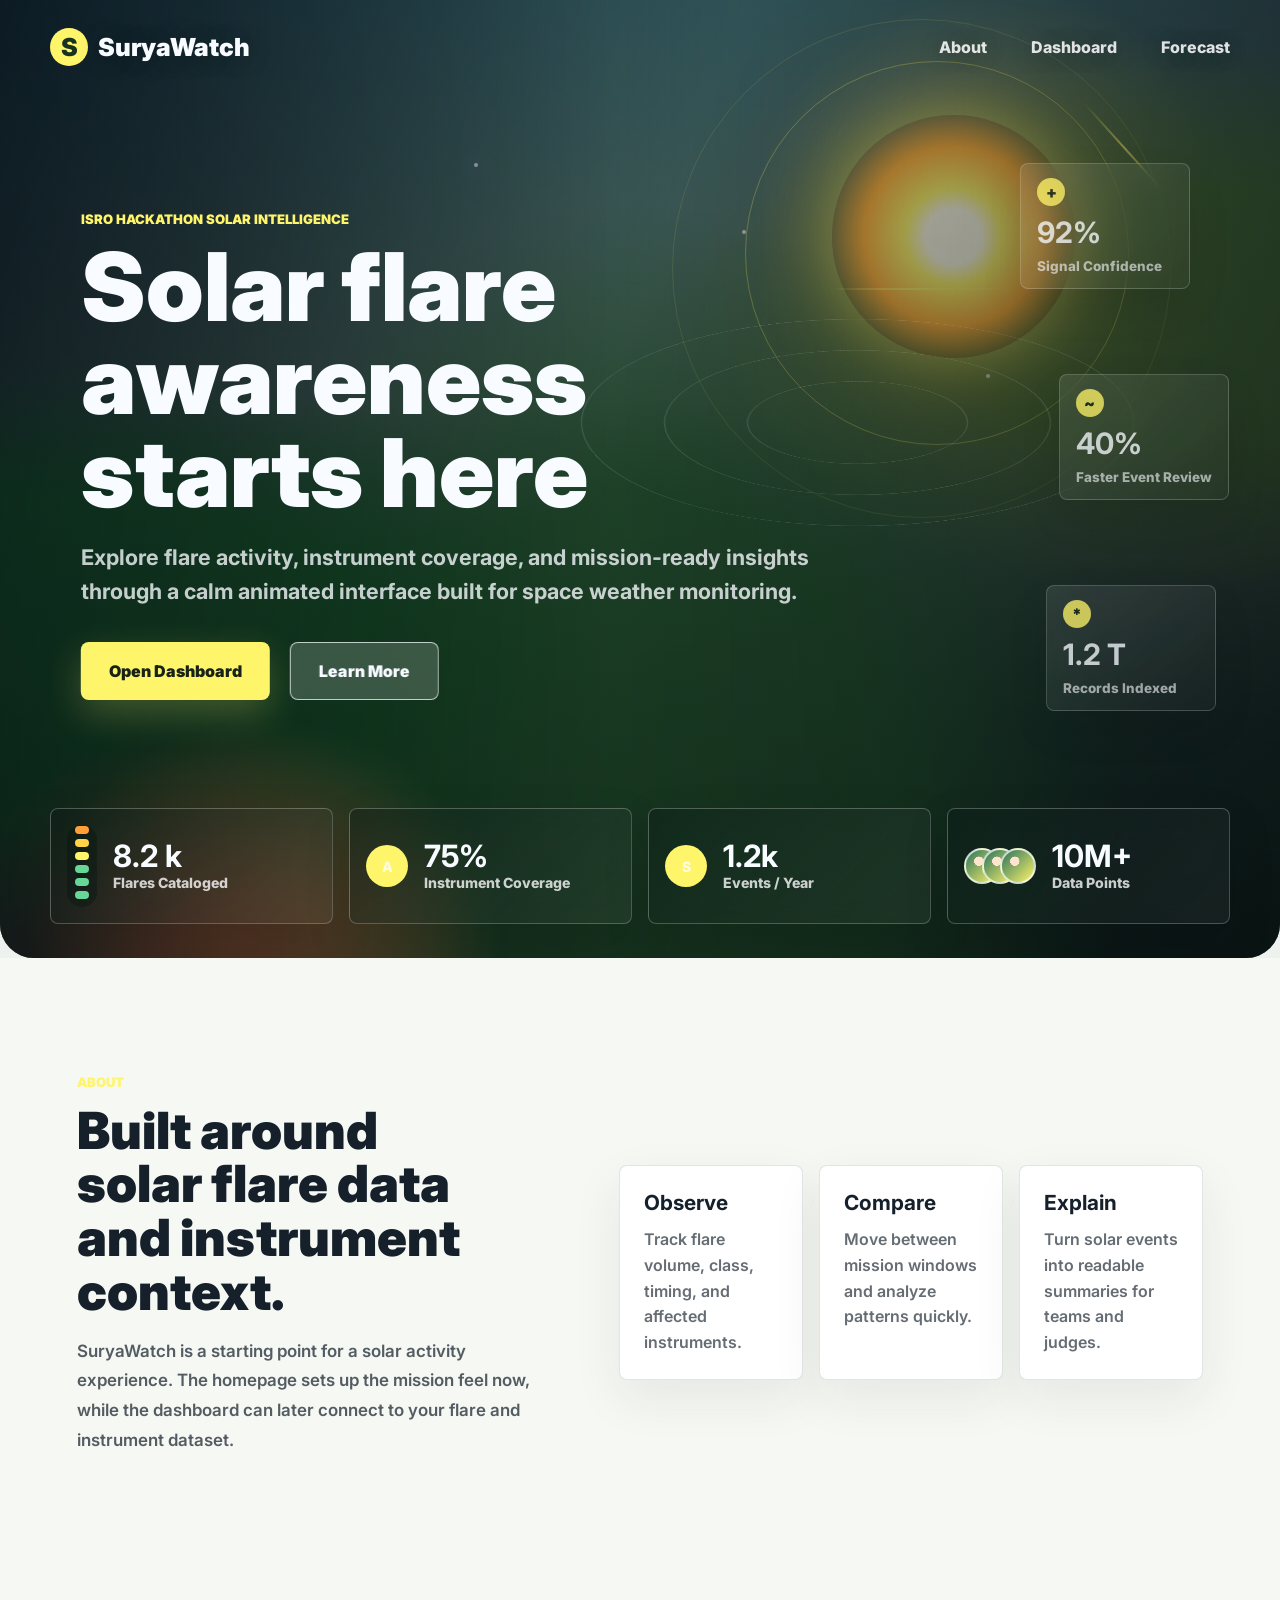
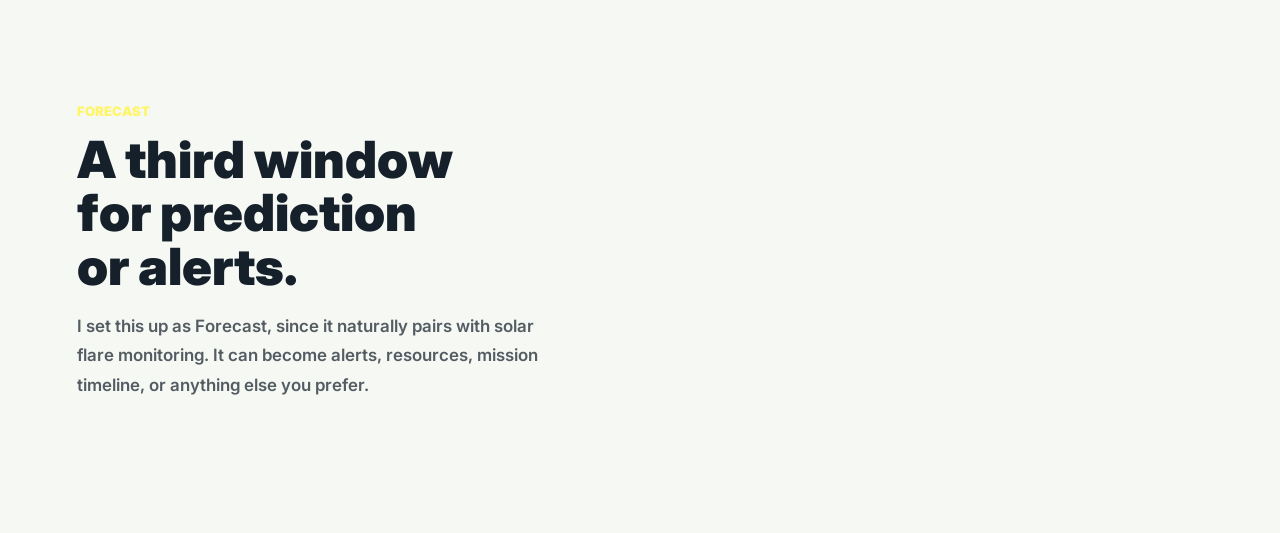
<file: index.html>
<!DOCTYPE html>
<html lang="en">
  <head>
    <meta charset="UTF-8" />
    <meta name="viewport" content="width=device-width, initial-scale=1.0" />
    <title>SuryaWatch</title>
    <link rel="preconnect" href="https://fonts.googleapis.com" />
    <link rel="preconnect" href="https://fonts.gstatic.com" crossorigin />
    <link
      href="https://fonts.googleapis.com/css2?family=Inter:wght@500;600;700;800;900&display=swap"
      rel="stylesheet"
    />
    <link rel="stylesheet" href="styles.css" />
  </head>
  <body>
    <main class="app-shell">
      <section class="hero-scene" id="home" aria-label="Solar observation homepage">
        <div class="sky">
          <span class="sun"></span>
          <span class="corona corona-one"></span>
          <span class="corona corona-two"></span>
          <span class="flare flare-one"></span>
          <span class="flare flare-two"></span>
          <span class="star star-one"></span>
          <span class="star star-two"></span>
          <span class="star star-three"></span>
        </div>

        <div class="orbital-rings" aria-hidden="true">
          <span></span>
          <span></span>
          <span></span>
        </div>

        <header class="topbar">
          <a class="brand" href="#home" aria-label="SuryaWatch home">
            <span class="brand-mark">S</span>
            <span>SuryaWatch</span>
          </a>
          <nav class="nav-links" aria-label="Primary navigation">
            <a href="#about">About</a>
            <a href="dashboard.html">Dashboard</a>
            <a href="#forecast">Forecast</a>
          </nav>
        </header>

        <div class="hero-content">
          <p class="eyebrow">ISRO Hackathon Solar Intelligence</p>
          <h1>Solar flare awareness starts here</h1>
          <p class="hero-copy">
            Explore flare activity, instrument coverage, and mission-ready insights through a
            calm animated interface built for space weather monitoring.
          </p>
          <div class="hero-actions" aria-label="Main actions">
            <a class="primary-action" href="dashboard.html">Open Dashboard</a>
            <a class="secondary-action" href="#about">Learn More</a>
          </div>
        </div>

        <aside class="metric-card efficiency">
          <span class="metric-icon">+</span>
          <strong>92%</strong>
          <span>Signal Confidence</span>
        </aside>

        <aside class="metric-card impact">
          <span class="metric-icon">~</span>
          <strong>40%</strong>
          <span>Faster Event Review</span>
        </aside>

        <aside class="metric-card saved">
          <span class="metric-icon">*</span>
          <strong>1.2 T</strong>
          <span>Records Indexed</span>
        </aside>

        <div class="bottom-metrics" aria-label="Solar monitoring summary">
          <article class="metric-tile activity">
            <span class="meter" aria-hidden="true">
              <i></i><i></i><i></i><i></i><i></i><i></i>
            </span>
            <div>
              <strong>8.2 k</strong>
              <span>Flares Cataloged</span>
            </div>
          </article>
          <article class="metric-tile">
            <span class="tile-icon">A</span>
            <div>
              <strong>75%</strong>
              <span>Instrument Coverage</span>
            </div>
          </article>
          <article class="metric-tile">
            <span class="tile-icon">S</span>
            <div>
              <strong>1.2k</strong>
              <span>Events / Year</span>
            </div>
          </article>
          <article class="metric-tile">
            <span class="avatar-stack" aria-hidden="true">
              <i></i><i></i><i></i>
            </span>
            <div>
              <strong>10M+</strong>
              <span>Data Points</span>
            </div>
          </article>
        </div>
      </section>

      <section class="content-band" id="about">
        <div class="section-copy">
          <p class="eyebrow">About</p>
          <h2>Built around solar flare data and instrument context.</h2>
          <p>
            SuryaWatch is a starting point for a solar activity experience. The homepage sets
            up the mission feel now, while the dashboard can later connect to your flare and
            instrument dataset.
          </p>
        </div>
        <div class="info-grid">
          <article>
            <strong>Observe</strong>
            <span>Track flare volume, class, timing, and affected instruments.</span>
          </article>
          <article>
            <strong>Compare</strong>
            <span>Move between mission windows and analyze patterns quickly.</span>
          </article>
          <article>
            <strong>Explain</strong>
            <span>Turn solar events into readable summaries for teams and judges.</span>
          </article>
        </div>
      </section>

      <!-- Dashboard flashcard removed per request -->

      <section class="content-band" id="forecast">
        <div class="section-copy">
          <p class="eyebrow">Forecast</p>
          <h2>A third window for prediction or alerts.</h2>
          <p>
            I set this up as Forecast, since it naturally pairs with solar flare monitoring.
            It can become alerts, resources, mission timeline, or anything else you prefer.
          </p>
        </div>
      </section>
    </main>
    <script src="script.js"></script>
  </body>
</html>
</file>
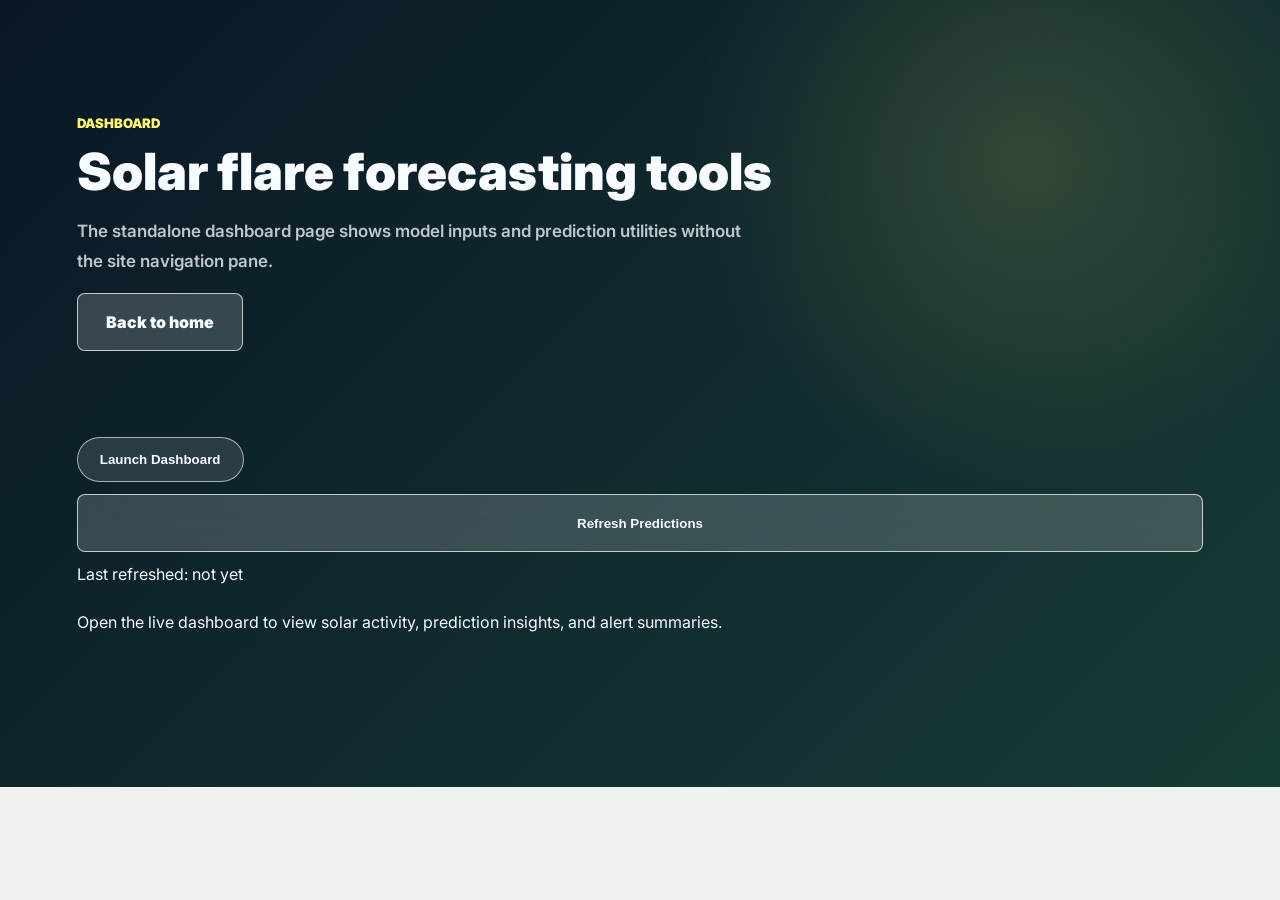
<file: dashboard.html>
<!DOCTYPE html>
<html lang="en">
  <head>
    <meta charset="UTF-8" />
    <meta name="viewport" content="width=device-width, initial-scale=1.0" />
    <title>SuryaWatch Dashboard</title>
    <link rel="preconnect" href="https://fonts.googleapis.com" />
    <link rel="preconnect" href="https://fonts.gstatic.com" crossorigin />
    <link
      href="https://fonts.googleapis.com/css2?family=Inter:wght@500;600;700;800;900&display=swap"
      rel="stylesheet"
    />
    <link rel="stylesheet" href="styles.css" />
  </head>
  <body>
    <main class="app-shell">
      <section class="content-band dark dashboard-page">
        <div class="section-copy">
          <p class="eyebrow">Dashboard</p>
          <h2>Solar flare forecasting tools</h2>
          <p>
            The standalone dashboard page shows model inputs and prediction utilities without the site navigation pane.
          </p>
          <a class="secondary-action back-link" href="index.html">Back to home</a>
        </div>

        <div class="dashboard-panel">
          <div class="dashboard-launcher">
            <button id="launch-dashboard" type="button">Launch Dashboard</button>
            <button id="refresh-dashboard" type="button" class="secondary-action">Refresh Predictions</button>
            <p id="dashboard-updated" class="update-timestamp">Last refreshed: not yet</p>
            <p class="dashboard-note">Open the live dashboard to view solar activity, prediction insights, and alert summaries.</p>
            <div id="dashboard-error" class="prediction-error hidden" role="alert"></div>
          </div>

          <div id="dashboard-content" class="dashboard-content hidden">
            <div class="dashboard-summary-grid">
              <div class="dashboard-card activity-card">
                <strong>Current Solar Activity</strong>
                <p id="current-solar-activity">Loading latest solar metrics…</p>
              </div>
              <div class="dashboard-card flare-card">
                <strong>Today's Flare Prediction</strong>
                <p id="today-flare-prediction">Awaiting launch</p>
              </div>
              <div class="dashboard-card gauge-card">
                <strong>Probability Gauge</strong>
                <div class="gauge">
                  <span id="probability-gauge" class="gauge-fill" style="width: 0%"></span>
                </div>
                <span id="probability-label" class="gauge-label">0%</span>
              </div>
              <div class="dashboard-card class-card">
                <strong>Predicted Flare Class</strong>
                <p id="predicted-flare-class">—</p>
              </div>
              <div class="dashboard-card confidence-card">
                <strong>AI Confidence Score</strong>
                <p id="ai-confidence-score">—</p>
              </div>
            </div>

            <div class="dashboard-explain">
              <div class="explain-card">
                <strong>How to read these predictions</strong>
                <p>
                  Probability is a combined metric derived from the model's predicted strength.
                  Higher values indicate larger chance of impactful flares within 24 hours.
                </p>
                <ul>
                  <li><strong>Model inputs:</strong> Features include position, duration, and measured activity.</li>
                  <li><strong>Data source:</strong> Live flare events are pulled from NASA DONKI when available.</li>
                  <li><strong>Confidence:</strong> Model-confidence reflects training-set agreement; treat it as guidance.</li>
                </ul>
              </div>
            </div>

            <div class="dashboard-graph-grid">
              <div class="dashboard-card graph-card">
                <strong>Historical Trend Graph</strong>
                <div id="historical-graph" class="graph-panel"></div>
              </div>
              <div class="dashboard-card interactive-card">
                <strong>Interactive Charts</strong>
                <div id="interactive-charts" class="interactive-charts"></div>
              </div>
              <div class="dashboard-card events-card">
                <strong>Recent Solar Events</strong>
                <ul id="recent-events-list" class="event-list"></ul>
              </div>
              <div class="dashboard-card map-card">
                <strong>Space weather radar</strong>
                <div class="space-map" aria-hidden="true">
                  <div class="orbit orbit-outer"></div>
                  <div class="orbit orbit-middle"></div>
                  <div class="orbit orbit-inner"></div>
                  <div class="earth"></div>
                  <div class="flare-ring"></div>
                  <div class="satellite-dot sat-geo"></div>
                  <div class="satellite-dot sat-meo"></div>
                  <div class="satellite-dot sat-leo"></div>
                </div>
                <p class="map-note">Projected flare impact on Low, Medium, and Geostationary orbit layers.</p>
              </div>
              <div class="dashboard-card satellite-card">
                <div class="card-header sticky-card-header">
                  <div>
                    <strong>Satellites at risk</strong>
                    <p class="satellite-note">Alerts are based on NASA flare activity guidance, orbit risk, and spacecraft mission type.</p>
                  </div>
                  <div class="risk-legend" id="risk-legend"></div>
                </div>
                <div class="satellite-outer">
                  <div class="status-row">
                    <span class="refresh-status" id="refresh-status">Auto-refresh enabled</span>
                    <span class="last-updated" id="last-updated">Last update: not yet</span>
                  </div>
                  <div class="satellite-grid" id="satellite-alerts-list"></div>
                  <div class="satellite-detail" id="satellite-detail">Click a satellite to view detailed risk reasoning.</div>
                </div>
              </div>
              <div class="dashboard-card alerts-card">
                <strong>Alert Notifications</strong>
                <ul id="alert-notifications-list" class="alert-list"></ul>
              </div>
            </div>
            <div class="dashboard-card forecast-card">
              <strong>Forecast Window</strong>
              <div class="forecast-windows" id="forecast-windows"></div>
              <div class="recommendation-box" id="recommendation-box">Recommended actions will appear here.</div>
            </div>
            </div>
          </div>

        </div>
      </section>

    </main>
    <script src="script.js"></script>
  </body>
</html>
</file>
<file: styles.css>
:root {
  --ink: #f8fbff;
  --muted: rgba(248, 251, 255, 0.78);
  --glass: rgba(255, 255, 255, 0.14);
  --glass-strong: rgba(255, 255, 255, 0.22);
  --line: rgba(255, 255, 255, 0.24);
  --solar: #fff56b;
  --solar-deep: #ff9f37;
  --green: #7ed27a;
  --night: #071523;
  --earth: #244d41;
}

* {
  box-sizing: border-box;
}

html {
  scroll-behavior: smooth;
}

body {
  margin: 0;
  min-height: 100vh;
  font-family: "Inter", system-ui, -apple-system, BlinkMacSystemFont, "Segoe UI", sans-serif;
  color: #15202b;
  background: #edf2ef;
}

a {
  color: inherit;
  text-decoration: none;
}

.app-shell {
  width: min(1440px, 100%);
  margin: 0 auto;
}

.hero-scene {
  position: relative;
  min-height: 100vh;
  overflow: hidden;
  isolation: isolate;
  color: var(--ink);
  background:
    radial-gradient(circle at 78% 24%, rgba(255, 245, 107, 0.36), transparent 20%),
    linear-gradient(110deg, rgba(7, 21, 35, 0.88), rgba(24, 70, 73, 0.64) 46%, rgba(28, 38, 42, 0.72)),
    linear-gradient(180deg, #7aa4a9 0%, #d7d6b0 42%, #30583f 76%, #102818 100%);
  border-radius: 0 0 34px 34px;
}

.hero-scene::before,
.hero-scene::after {
  content: "";
  position: absolute;
  inset: 0;
  z-index: -2;
}

.hero-scene::before {
  background:
    radial-gradient(ellipse at 18% 100%, rgba(255, 89, 67, 0.55) 0 4%, transparent 18%),
    radial-gradient(ellipse at 22% 96%, rgba(242, 220, 96, 0.5) 0 3%, transparent 16%),
    radial-gradient(ellipse at 8% 68%, rgba(28, 92, 44, 0.92) 0 17%, transparent 31%),
    radial-gradient(ellipse at 92% 34%, rgba(73, 111, 50, 0.8) 0 14%, transparent 30%),
    radial-gradient(ellipse at 50% 84%, rgba(42, 92, 53, 0.94) 0 27%, transparent 52%);
  filter: saturate(1.05);
  transform: scale(1.04);
  animation: gardenDrift 18s ease-in-out infinite alternate;
}

.hero-scene::after {
  background:
    linear-gradient(90deg, rgba(4, 18, 23, 0.42), transparent 48%, rgba(1, 9, 14, 0.35)),
    linear-gradient(180deg, rgba(6, 12, 18, 0.18), rgba(5, 12, 9, 0.54));
  z-index: -1;
}

.sky {
  position: absolute;
  inset: 0;
  z-index: -1;
  overflow: hidden;
}

.sun,
.corona,
.flare,
.star {
  position: absolute;
  display: block;
}

.sun {
  width: clamp(170px, 19vw, 300px);
  aspect-ratio: 1;
  top: 12%;
  right: 16%;
  border-radius: 50%;
  background:
    radial-gradient(circle, #fffce5 0 16%, #fff56b 28%, #ffb23e 52%, rgba(255, 139, 42, 0.22) 72%, transparent 74%);
  box-shadow: 0 0 64px rgba(255, 245, 107, 0.7), 0 0 160px rgba(255, 159, 55, 0.32);
  animation: sunPulse 4.8s ease-in-out infinite;
}

.corona {
  border: 1px solid rgba(255, 245, 107, 0.42);
  border-radius: 50%;
  top: calc(12% - 54px);
  right: calc(16% - 54px);
  width: clamp(280px, 30vw, 470px);
  aspect-ratio: 1;
  animation: orbitSpin 18s linear infinite;
}

.corona-two {
  width: clamp(360px, 39vw, 620px);
  top: calc(12% - 96px);
  right: calc(16% - 96px);
  opacity: 0.4;
  animation-duration: 28s;
  animation-direction: reverse;
}

.flare {
  width: 180px;
  height: 2px;
  background: linear-gradient(90deg, transparent, rgba(255, 245, 107, 0.9), transparent);
  top: 30%;
  right: 21%;
  transform-origin: right center;
  animation: flareSweep 5.5s ease-in-out infinite;
}

.flare-two {
  top: 20%;
  right: 9%;
  width: 120px;
  animation-delay: -2s;
  transform: rotate(48deg);
}

.star {
  width: 4px;
  aspect-ratio: 1;
  border-radius: 50%;
  background: #ffffff;
  box-shadow: 0 0 18px #ffffff;
  opacity: 0.7;
  animation: twinkle 2.4s ease-in-out infinite;
}

.star-one {
  top: 17%;
  left: 37%;
}

.star-two {
  top: 39%;
  left: 77%;
  animation-delay: -1s;
}

.star-three {
  top: 24%;
  left: 58%;
  animation-delay: -1.7s;
}

.orbital-rings {
  position: absolute;
  inset: 8% 6% auto auto;
  width: min(54vw, 720px);
  aspect-ratio: 1;
  pointer-events: none;
}

.orbital-rings span {
  position: absolute;
  inset: 10%;
  border: 1px solid rgba(255, 255, 255, 0.16);
  border-radius: 50%;
  transform: rotateX(68deg) rotateZ(-18deg);
}

.orbital-rings span:nth-child(2) {
  inset: 22%;
}

.orbital-rings span:nth-child(3) {
  inset: 34%;
}

.topbar {
  position: relative;
  z-index: 3;
  display: flex;
  align-items: center;
  justify-content: space-between;
  gap: 22px;
  width: min(1180px, calc(100% - 44px));
  margin: 0 auto;
  padding: 28px 0;
}

.brand,
.nav-links,
.contact-button {
  text-shadow: 0 2px 24px rgba(0, 0, 0, 0.3);
}

.brand {
  display: inline-flex;
  align-items: center;
  gap: 10px;
  font-size: clamp(1.15rem, 2vw, 1.55rem);
  font-weight: 900;
}

.brand-mark {
  display: grid;
  width: 38px;
  aspect-ratio: 1;
  place-items: center;
  color: #183221;
  background: var(--solar);
  border-radius: 50%;
  text-shadow: none;
}

.nav-links {
  display: flex;
  align-items: center;
  justify-content: center;
  gap: clamp(18px, 4vw, 44px);
  font-weight: 800;
  color: rgba(255, 255, 255, 0.86);
}

.nav-links a {
  position: relative;
}

.nav-links a::after {
  content: "";
  position: absolute;
  left: 0;
  right: 0;
  bottom: -8px;
  height: 2px;
  background: var(--solar);
  transform: scaleX(0);
  transform-origin: left;
  transition: transform 180ms ease;
}

.nav-links a:hover::after,
.nav-links a.active::after {
  transform: scaleX(1);
}

.contact-button,
.primary-action,
.secondary-action {
  display: inline-flex;
  align-items: center;
  justify-content: center;
  min-height: 58px;
  padding: 0 28px;
  border-radius: 8px;
  font-weight: 900;
}

.contact-button,
.primary-action {
  color: #182318;
  background: var(--solar);
  box-shadow: 0 14px 38px rgba(255, 245, 107, 0.22);
  text-shadow: none;
}

.hero-content {
  position: relative;
  z-index: 2;
  width: min(760px, calc(100% - 44px));
  margin: clamp(72px, 13vh, 140px) auto 0;
  transform: translateX(max(-190px, -14vw));
}

.eyebrow {
  margin: 0 0 14px;
  color: var(--solar);
  font-size: 0.82rem;
  font-weight: 900;
  letter-spacing: 0;
  text-transform: uppercase;
}

h1,
h2,
p {
  margin-top: 0;
}

h1 {
  max-width: 760px;
  margin-bottom: 22px;
  font-size: clamp(3.2rem, 7.4vw, 6.8rem);
  line-height: 0.98;
  font-weight: 900;
  letter-spacing: 0;
  text-wrap: balance;
}

.hero-copy {
  max-width: 780px;
  color: var(--muted);
  font-size: clamp(1.05rem, 2vw, 1.35rem);
  line-height: 1.55;
  font-weight: 700;
}

.hero-actions {
  display: flex;
  flex-wrap: wrap;
  gap: 20px;
  margin-top: 34px;
}

.secondary-action {
  color: var(--ink);
  border: 1px solid rgba(255, 255, 255, 0.7);
  background: rgba(255, 255, 255, 0.18);
  backdrop-filter: blur(18px);
}

.metric-card,
.metric-tile,
.placeholder-window {
  border: 1px solid var(--line);
  background: linear-gradient(135deg, rgba(255, 255, 255, 0.12), rgba(255, 255, 255, 0.04));
  box-shadow: 0 18px 48px rgba(0, 0, 0, 0.12);
  backdrop-filter: blur(10px);
}

.metric-card {
  position: absolute;
  z-index: 2;
  display: grid;
  gap: 8px;
  min-width: 170px;
  padding: 14px 16px;
  border-radius: 8px;
  color: var(--ink);
  opacity: 0.78;
  animation: cardFloat 5s ease-in-out infinite;
}

.metric-card strong {
  font-size: clamp(1.55rem, 2.3vw, 2.1rem);
}

.metric-card span:last-child {
  color: var(--muted);
  font-size: 0.84rem;
  font-weight: 800;
}

.metric-icon {
  width: 28px;
  aspect-ratio: 1;
  display: grid;
  place-items: center;
  color: #1d2b19;
  border-radius: 50%;
  background: var(--solar);
  font-weight: 900;
}

.efficiency {
  top: 17%;
  right: 7%;
}

.impact {
  top: 39%;
  right: 4%;
  animation-delay: -1.4s;
}

.saved {
  top: 61%;
  right: 5%;
  animation-delay: -2.8s;
}

.bottom-metrics {
  position: relative;
  z-index: 2;
  left: auto;
  bottom: auto;
  display: grid;
  grid-template-columns: repeat(4, minmax(180px, 1fr));
  gap: 16px;
  width: min(1180px, calc(100% - 44px));
  margin: clamp(74px, 12vh, 128px) auto 34px;
  transform: none;
}

.metric-tile {
  min-height: 112px;
  display: flex;
  align-items: center;
  gap: 16px;
  padding: 16px;
  border-radius: 8px;
  color: var(--ink);
  background: linear-gradient(135deg, rgba(8, 24, 22, 0.34), rgba(255, 255, 255, 0.05));
}

.metric-tile strong {
  display: block;
  font-size: clamp(1.55rem, 2.4vw, 2.25rem);
  line-height: 1;
}

.metric-tile span {
  color: rgba(255, 255, 255, 0.78);
  font-size: 0.88rem;
  font-weight: 800;
}

.meter {
  width: 30px;
  height: 82px;
  display: grid;
  gap: 5px;
  align-content: end;
  padding: 8px;
  border-radius: 18px;
  background: rgba(2, 18, 14, 0.35);
}

.meter i {
  display: block;
  height: 8px;
  border-radius: 4px;
  background: var(--solar);
  animation: meterGlow 1.8s ease-in-out infinite;
}

.meter i:nth-child(1) {
  background: #ff9f37;
}

.meter i:nth-child(2) {
  background: #ffd447;
  animation-delay: -0.2s;
}

.meter i:nth-child(3) {
  background: #fff56b;
  animation-delay: -0.4s;
}

.meter i:nth-child(n + 4) {
  background: #67d798;
}

.tile-icon,
.avatar-stack i {
  display: grid;
  place-items: center;
  width: 42px;
  aspect-ratio: 1;
  flex: 0 0 auto;
  border-radius: 50%;
  color: #172116;
  background: var(--solar);
  font-weight: 900;
  font-size: 1.5rem;
}

.avatar-stack {
  position: relative;
  display: flex;
  width: 72px;
  flex: 0 0 auto;
}

.avatar-stack i {
  width: 36px;
  border: 2px solid rgba(255, 255, 255, 0.7);
  background:
    radial-gradient(circle at 40% 35%, #ffe4d0 0 16%, transparent 17%),
    linear-gradient(135deg, #2b745c, #fff56b);
}

.avatar-stack i + i {
  margin-left: -18px;
}

.content-band {
  display: grid;
  grid-template-columns: minmax(0, 0.9fr) minmax(280px, 1.1fr);
  gap: clamp(32px, 5vw, 80px);
  align-items: center;
  padding: clamp(70px, 9vw, 120px) clamp(22px, 6vw, 92px);
  background: #f6f8f3;
}

.content-band.dark {
  color: #f8fbff;
  background:
    radial-gradient(circle at 80% 20%, rgba(255, 245, 107, 0.14), transparent 28%),
    linear-gradient(135deg, #091726, #173b35);
}

.section-copy h2 {
  max-width: 720px;
  margin-bottom: 18px;
  color: inherit;
  font-size: clamp(2rem, 4vw, 4rem);
  line-height: 1.05;
  font-weight: 900;
  letter-spacing: 0;
  text-wrap: balance;
}

.section-copy p:not(.eyebrow) {
  max-width: 690px;
  color: rgba(21, 32, 43, 0.72);
  font-size: 1.06rem;
  line-height: 1.75;
  font-weight: 600;
}

.dark .section-copy p:not(.eyebrow) {
  color: rgba(248, 251, 255, 0.76);
}

.info-grid {
  display: grid;
  grid-template-columns: repeat(3, minmax(0, 1fr));
  gap: 16px;
}

.info-grid article {
  min-height: 180px;
  padding: 24px;
  border: 1px solid rgba(21, 32, 43, 0.12);
  border-radius: 8px;
  background: #ffffff;
  box-shadow: 0 18px 50px rgba(21, 32, 43, 0.08);
}

.info-grid strong {
  display: block;
  margin-bottom: 12px;
  font-size: 1.3rem;
}

.info-grid span {
  color: rgba(21, 32, 43, 0.66);
  line-height: 1.6;
  font-weight: 600;
}

.dashboard-panel {
  display: grid;
  gap: 16px;
  margin-bottom: 24px;
}

#toggle-parameters {
  width: fit-content;
  padding: 14px 22px;
  border: 1px solid rgba(255, 255, 255, 0.6);
  border-radius: 999px;
  background: rgba(255, 255, 255, 0.12);
  color: var(--ink);
  cursor: pointer;
  font-weight: 800;
  transition: background 180ms ease, transform 180ms ease;
}

#toggle-parameters:hover {
  background: rgba(255, 255, 255, 0.22);
  transform: translateY(-1px);
}

.parameter-panel {
  display: grid;
  gap: 18px;
  padding: 22px;
  border: 1px solid rgba(255, 255, 255, 0.18);
  border-radius: 18px;
  background: rgba(255, 255, 255, 0.08);
}

.parameter-panel.hidden {
  display: none;
}

.parameter-panel strong {
  display: block;
  font-size: 1.3rem;
  letter-spacing: 0.02em;
}

.parameter-grid {
  display: grid;
  grid-template-columns: 1.2fr 1fr;
  gap: 18px;
}

.parameter-card,
.prediction-card {
  padding: 18px;
  border-radius: 18px;
  background: rgba(255, 255, 255, 0.12);
  border: 1px solid rgba(255, 255, 255, 0.16);
  min-height: 240px;
}

.table-scroll {
  max-height: 300px;
  overflow-y: auto;
  margin-top: 14px;
}

.parameter-table {
  width: 100%;
  border-collapse: collapse;
  color: rgba(255, 255, 255, 0.92);
}

.parameter-table th,
.parameter-table td {
  padding: 12px 14px;
  text-align: left;
}

.parameter-table th {
  color: rgba(255, 255, 255, 0.7);
  font-weight: 700;
  letter-spacing: 0.02em;
  font-size: 0.88rem;
  border-bottom: 1px solid rgba(255, 255, 255, 0.12);
}

.parameter-table td {
  border-bottom: 1px solid rgba(255, 255, 255, 0.08);
}

.parameter-table tr:last-child td {
  border-bottom: none;
}

.chart-panel {
  display: grid;
  gap: 12px;
  padding-top: 16px;
}

.chart-row {
  display: grid;
  grid-template-columns: max-content 1fr min-content;
  gap: 12px;
  align-items: center;
}

.chart-row-label {
  min-width: 82px;
  color: rgba(255, 255, 255, 0.85);
  font-size: 0.92rem;
}

.chart-bar {
  height: 14px;
  border-radius: 999px;
  background: linear-gradient(90deg, rgba(255, 245, 107, 0.9), rgba(255, 199, 51, 0.85));
}

.chart-row-value {
  min-width: 40px;
  color: rgba(255, 255, 255, 0.92);
  font-size: 0.92rem;
  font-weight: 700;
}

.parameter-note,
.prediction-note {
  margin: 0;
  color: rgba(255, 255, 255, 0.72);
  font-size: 0.95rem;
}

.prediction-error {
  padding: 12px 16px;
  border-radius: 14px;
  background: rgba(255, 82, 82, 0.16);
  color: #ffdddd;
  border: 1px solid rgba(255, 82, 82, 0.32);
  font-size: 0.95rem;
}

.prediction-error.hidden {
  display: none;
}

.dashboard-launcher {
  display: grid;
  gap: 12px;
  margin-top: 22px;
}

#launch-dashboard {
  width: fit-content;
  padding: 14px 22px;
  border: 1px solid rgba(255, 255, 255, 0.6);
  border-radius: 999px;
  background: rgba(255, 255, 255, 0.12);
  color: var(--ink);
  cursor: pointer;
  font-weight: 800;
  transition: background 180ms ease, transform 180ms ease;
}

#launch-dashboard:hover {
  background: rgba(255, 255, 255, 0.22);
  transform: translateY(-1px);
}

.dashboard-content {
  display: grid;
  gap: 18px;
  margin-top: 18px;
  padding: 18px;
  border-radius: 18px;
  background: rgba(255, 255, 255, 0.1);
  border: 1px solid rgba(255, 255, 255, 0.14);
}

.dashboard-content.hidden {
  display: none;
}

.dashboard-summary-grid {
  display: grid;
  grid-template-columns: repeat(3, minmax(0, 1fr));
  gap: 18px;
}

.prediction-summary {
  display: grid;
  gap: 14px;
  margin-top: 16px;
}

.dashboard-summary-grid {
  display: grid;
  grid-template-columns: repeat(3, minmax(0, 1fr));
  gap: 18px;
}

.dashboard-card {
  padding: 18px;
  border-radius: 18px;
  background: rgba(255, 255, 255, 0.12);
  border: 1px solid rgba(255, 255, 255, 0.16);
  min-height: 140px;
}

.dashboard-explain {
  display: block;
}

.explain-card {
  padding: 18px;
  border-radius: 14px;
  background: linear-gradient(180deg, rgba(255,255,255,0.06), rgba(255,255,255,0.02));
  border: 1px solid rgba(255,255,255,0.12);
  color: rgba(255,255,255,0.92);
  animation: fadeSlideIn 420ms ease;
}

.explain-card ul {
  margin: 8px 0 0 0;
  padding-left: 18px;
}

@keyframes fadeSlideIn {
  from { opacity: 0; transform: translateY(8px); }
  to { opacity: 1; transform: translateY(0); }
}

.stat-animate {
  transition: transform 300ms ease;
}

.dashboard-card strong {
  display: block;
  margin-bottom: 12px;
  font-size: 1.05rem;
}

.gauge {
  position: relative;
  width: 100%;
  height: 12px;
  background: rgba(255, 255, 255, 0.12);
  border-radius: 999px;
  overflow: hidden;
}

.gauge-fill {
  display: block;
  height: 100%;
  background: linear-gradient(90deg, #fff56b, #ff9f37);
  border-radius: 999px;
  transition: width 0.4s ease;
}

.gauge-label {
  display: inline-block;
  margin-top: 10px;
  color: rgba(255, 255, 255, 0.92);
  font-weight: 800;
}

.graph-panel,
.interactive-charts {
  display: grid;
  gap: 10px;
  min-height: 220px;
  padding: 14px;
  border-radius: 16px;
  background: rgba(255, 255, 255, 0.08);
}

.event-list,
.alert-list {
  list-style: none;
  padding: 0;
  margin: 0;
  display: grid;
  gap: 10px;
}

.event-list li,
.alert-list li {
  padding: 12px 14px;
  border-radius: 14px;
  background: rgba(255, 255, 255, 0.08);
}

.trend-graph {
  display: grid;
  grid-template-columns: 48px 1fr;
  gap: 12px;
  align-items: stretch;
  min-height: 260px;
}

.trend-axis {
  display: flex;
  flex-direction: column;
  justify-content: space-between;
  align-items: flex-end;
  height: 100%;
  color: rgba(255, 255, 255, 0.66);
  font-size: 0.85rem;
}

.trend-axis span {
  display: block;
  line-height: 1.2;
}

.trend-bars {
  display: grid;
  grid-template-columns: repeat(7, minmax(0, 1fr));
  gap: 10px;
  align-items: end;
}

.trend-bar {
  display: grid;
  gap: 12px;
  align-items: end;
  min-height: 180px;
}

.trend-column {
  width: 100%;
  border: none;
  margin: 0;
  padding: 0;
  background: transparent;
  cursor: pointer;
  display: grid;
  align-items: end;
  justify-items: center;
}

.trend-column:hover .trend-fill,
.trend-column.selected .trend-fill {
  background: linear-gradient(180deg, rgba(255, 245, 107, 1), rgba(255, 138, 0, 0.9));
}

.trend-fill {
  width: 100%;
  border-radius: 16px 16px 0 0;
  background: linear-gradient(180deg, rgba(255, 245, 107, 0.95), rgba(255, 159, 55, 0.78));
  min-height: 20px;
  transition: background 180ms ease, transform 180ms ease;
}

.trend-day {
  color: rgba(255, 255, 255, 0.72);
  text-align: center;
  font-size: 0.8rem;
}

.trend-selected {
  margin-top: 14px;
  color: rgba(255, 255, 255, 0.92);
  font-size: 0.95rem;
  font-weight: 700;
}

.mini-chart {
  display: grid;
  gap: 8px;
  padding: 12px;
  border-radius: 16px;
  background: rgba(255, 255, 255, 0.1);
}

.mini-chart strong {
  font-size: 0.95rem;
}

.mini-bar {
  height: 10px;
  background: rgba(255, 255, 255, 0.12);
  border-radius: 999px;
}

.mini-bar span {
  display: block;
  height: 100%;
  border-radius: 999px;
  background: linear-gradient(90deg, rgba(255, 245, 107, 0.9), rgba(255, 199, 51, 0.85));
}

.dashboard-graph-grid {
  display: grid;
  grid-template-columns: 1.5fr 1fr;
  gap: 18px;
}

.alerts-card,
.events-card,
.satellite-card {
  min-height: 260px;
}

.satellite-note {
  margin: 0.5rem 0 0 0;
  color: rgba(255, 255, 255, 0.72);
  font-size: 0.92rem;
}

.satellite-grid {
  display: grid;
  gap: 12px;
  margin: 16px 0 0 0;
  max-height: 420px;
  overflow-y: auto;
  padding-right: 4px;
}

.satellite-grid::-webkit-scrollbar {
  width: 10px;
}

.satellite-grid::-webkit-scrollbar-thumb {
  background: rgba(255, 255, 255, 0.18);
  border-radius: 999px;
}

.satellite-grid::-webkit-scrollbar-track {
  background: rgba(255, 255, 255, 0.06);
  border-radius: 999px;
}

.satellite-item {
  display: grid;
  grid-template-columns: auto 1fr auto;
  gap: 16px;
  align-items: center;
  padding: 16px;
  border-radius: 18px;
  background: rgba(255, 255, 255, 0.1);
  border: 1px solid rgba(255, 255, 255, 0.16);
}

.satellite-thumb {
  width: 54px;
  height: 54px;
  display: grid;
  place-items: center;
  border-radius: 18px;
  background: rgba(255, 255, 255, 0.18);
  font-size: 1.45rem;
  position: relative;
  overflow: hidden;
}

.satellite-patch {
  position: absolute;
  bottom: 4px;
  right: 4px;
  width: 22px;
  height: 22px;
  display: grid;
  place-items: center;
  border-radius: 8px;
  background: rgba(0, 0, 0, 0.3);
  color: #fff;
  font-size: 0.72rem;
  font-weight: 800;
}

.satellite-copy {
  display: grid;
  gap: 4px;
}

.satellite-copy strong {
  font-size: 1rem;
}

.satellite-copy span {
  color: rgba(255, 255, 255, 0.74);
  font-size: 0.9rem;
}

.satellite-copy p {
  margin: 0;
  color: rgba(255, 255, 255, 0.84);
  font-size: 0.88rem;
  line-height: 1.4;
}

.satellite-meta {
  display: grid;
  justify-items: end;
  gap: 4px;
  text-align: right;
}

.sticky-card-header {
  display: flex;
  align-items: flex-start;
  justify-content: space-between;
  gap: 18px;
  position: sticky;
  top: 0;
  background: rgba(255, 255, 255, 0.08);
  backdrop-filter: blur(10px);
  padding: 14px 0 16px;
  margin: -18px -18px 0;
  z-index: 1;
}

.risk-legend {
  display: grid;
  grid-template-columns: repeat(4, auto);
  gap: 8px;
  align-items: center;
}

.risk-chip {
  display: inline-flex;
  align-items: center;
  gap: 6px;
  padding: 6px 10px;
  border-radius: 999px;
  font-size: 0.75rem;
  font-weight: 800;
  text-transform: uppercase;
  letter-spacing: 0.02em;
  background: rgba(255, 255, 255, 0.08);
  border: 1px solid rgba(255, 255, 255, 0.14);
  cursor: pointer;
  transition: transform 160ms ease, background 160ms ease, border-color 160ms ease;
}

.risk-chip:hover,
.risk-chip.selected {
  transform: translateY(-1px);
  background: rgba(255, 255, 255, 0.18);
  border-color: rgba(255, 255, 255, 0.3);
}

.risk-chip span {
  width: 10px;
  height: 10px;
  border-radius: 50%;
  background: currentColor;
}

.status-critical .risk-chip span,
.status-critical .risk-chip {
  background: rgba(255, 108, 108, 0.3);
}

.risk-chip-critical { color: #ff6c6c; }
.risk-chip-high { color: #ffb76a; }
.risk-chip-moderate { color: #ffe58a; }
.risk-chip-low { color: #8ddf9d; }

.satellite-outer {
  display: grid;
  gap: 12px;
}

.status-row {
  display: flex;
  justify-content: space-between;
  gap: 12px;
  flex-wrap: wrap;
}

.refresh-status,
.last-updated {
  font-size: 0.88rem;
  color: rgba(255, 255, 255, 0.72);
}

.satellite-grid {
  display: grid;
  gap: 12px;
  margin: 0;
  max-height: 420px;
  overflow-y: auto;
  padding-right: 4px;
}

.satellite-detail {
  padding: 14px 16px;
  border-radius: 16px;
  background: rgba(255, 255, 255, 0.06);
  color: rgba(255, 255, 255, 0.88);
  font-size: 0.9rem;
}

.satellite-detail strong {
  font-size: 1rem;
  display: block;
  margin-bottom: 12px;
}

.satellite-detail-mission {
  color: rgba(255, 255, 255, 0.76);
  margin: 0 0 14px;
}

.satellite-location {
  display: grid;
  grid-template-columns: 140px 1fr;
  gap: 14px;
  align-items: stretch;
  margin-bottom: 14px;
}

.location-map {
  position: relative;
  min-height: 140px;
  border-radius: 16px;
  background: radial-gradient(circle at 50% 50%, rgba(255, 255, 255, 0.08), transparent 55%),
    linear-gradient(180deg, rgba(20, 80, 125, 0.35), rgba(11, 28, 52, 0.88));
  border: 1px solid rgba(255, 255, 255, 0.12);
  overflow: hidden;
}

.location-map::after {
  content: '';
  position: absolute;
  inset: 12px;
  border-radius: 50%;
  border: 1px dashed rgba(255, 255, 255, 0.16);
}

.location-dot {
  position: absolute;
  width: 14px;
  height: 14px;
  border-radius: 50%;
  background: #ffba3e;
  box-shadow: 0 0 14px rgba(255, 186, 62, 0.45);
  transform: translate(-50%, -50%);
  animation: mapPulse 2.2s ease-in-out infinite;
}

.location-dot.risk-high {
  background: #ffb76a;
  box-shadow: 0 0 18px rgba(255, 183, 106, 0.5);
  animation-duration: 1.6s;
}

.location-dot.risk-critical {
  background: #ff6c6c;
  box-shadow: 0 0 22px rgba(255, 108, 108, 0.55);
  animation-duration: 1.1s;
}

.location-dot.risk-medium {
  background: #ffe58a;
  box-shadow: 0 0 14px rgba(255, 229, 138, 0.45);
  animation-duration: 2.4s;
}

.location-dot.risk-low {
  background: #8ddf9d;
  box-shadow: 0 0 12px rgba(141, 223, 157, 0.4);
  animation-duration: 3s;
}

@keyframes mapPulse {
  0%, 100% { transform: translate(-50%, -50%) scale(1); opacity: 1; }
  50% { transform: translate(-50%, -50%) scale(1.25); opacity: 0.8; }
}

.location-meta p {
  margin: 0 0 8px;
  line-height: 1.5;
}

.location-meta p strong {
  color: rgba(255, 255, 255, 0.92);
}

.satellite-risk-detail {
  padding: 14px;
  border-radius: 16px;
  background: rgba(255, 255, 255, 0.08);
}

.satellite-risk-detail p {
  margin: 0 0 10px;
}

@media (max-width: 820px) {
  .satellite-location {
    grid-template-columns: 1fr;
  }
}

.forecast-card {
  display: grid;
  gap: 16px;
  padding: 18px;
  border-radius: 18px;
  background: rgba(255, 255, 255, 0.12);
  border: 1px solid rgba(255, 255, 255, 0.16);
}

.forecast-windows {
  display: grid;
  grid-template-columns: repeat(3, minmax(0, 1fr));
  gap: 12px;
}

.forecast-window {
  padding: 14px;
  border-radius: 16px;
  background: rgba(255, 255, 255, 0.08);
  text-align: center;
}

.forecast-window strong {
  display: block;
  margin-bottom: 10px;
  font-size: 0.95rem;
}

.forecast-window span {
  display: block;
  color: rgba(255, 255, 255, 0.9);
  font-size: 1.35rem;
  font-weight: 800;
}

.recommendation-box {
  padding: 14px 16px;
  border-radius: 16px;
  background: rgba(255, 255, 255, 0.08);
  color: rgba(255, 255, 255, 0.88);
  line-height: 1.5;
}

@media (max-width: 980px) {
  .forecast-windows {
    grid-template-columns: 1fr;
  }
}

.space-map {
  position: relative;
  width: 100%;
  min-height: 240px;
  background: radial-gradient(circle at 50% 40%, rgba(255, 255, 255, 0.08), transparent 34%),
    radial-gradient(circle at 50% 75%, rgba(0, 115, 215, 0.12), transparent 32%),
    linear-gradient(180deg, rgba(8, 17, 32, 0.95), rgba(7, 16, 29, 0.96));
  border-radius: 20px;
  overflow: hidden;
  border: 1px solid rgba(255, 255, 255, 0.14);
}

.space-map::before {
  content: '';
  position: absolute;
  inset: 0;
  background-image: radial-gradient(circle, rgba(255, 255, 255, 0.02) 1px, transparent 1px);
  background-size: 24px 24px;
  opacity: 0.55;
}

.orbit {
  position: absolute;
  border: 1px dashed rgba(255, 255, 255, 0.18);
  border-radius: 50%;
}

.orbit-outer {
  inset: 10%;
}

.orbit-middle {
  inset: 24%;
}

.orbit-inner {
  inset: 38%;
}

.earth {
  position: absolute;
  inset: 46%;
  background: radial-gradient(circle, rgba(107, 180, 255, 0.95), rgba(12, 79, 143, 0.85));
  border-radius: 50%;
  box-shadow: 0 0 40px rgba(40, 175, 255, 0.2);
}

.flare-ring {
  position: absolute;
  inset: 16%;
  border: 1px solid rgba(255, 196, 67, 0.16);
  border-radius: 50%;
  box-shadow: 0 0 60px rgba(255, 160, 15, 0.24);
  animation: flarePulse 3.6s ease-in-out infinite;
}

.satellite-dot {
  position: absolute;
  width: 12px;
  height: 12px;
  border-radius: 50%;
  background: rgba(255, 255, 255, 0.95);
  box-shadow: 0 0 10px rgba(255, 255, 255, 0.3);
}

.sat-geo {
  top: 50%;
  left: 10%;
}

.sat-meo {
  top: 20%;
  right: 18%;
}

.sat-leo {
  bottom: 18%;
  left: 60%;
}

.map-note {
  margin: 12px 0 0;
  color: rgba(255, 255, 255, 0.72);
  font-size: 0.92rem;
}

@keyframes flarePulse {
  0%, 100% { transform: scale(1); opacity: 0.7; }
  50% { transform: scale(1.08); opacity: 1; }
}

.satellite-meta small {
  color: rgba(255, 255, 255, 0.72);
}

.status-critical {
  background: rgba(255, 108, 108, 0.16);
  border-color: rgba(255, 108, 108, 0.28);
}

.status-high {
  background: rgba(255, 187, 106, 0.16);
  border-color: rgba(255, 187, 106, 0.26);
}

.status-medium {
  background: rgba(255, 229, 138, 0.12);
  border-color: rgba(255, 229, 138, 0.24);
}

.status-low {
  background: rgba(141, 225, 173, 0.16);
  border-color: rgba(141, 225, 173, 0.22);
}

.dashboard-summary-grid {
  grid-template-columns: repeat(3, minmax(0, 1fr));
}

.dashboard-graph-grid {
  grid-template-columns: 1.5fr 1fr;
}

@media (max-width: 980px) {
  .dashboard-summary-grid,
  .dashboard-graph-grid {
    grid-template-columns: 1fr;
  }
}

@media (max-width: 680px) {
  .dashboard-card {
    min-height: auto;
  }
  .satellite-item {
    grid-template-columns: 1fr;
    justify-items: stretch;
    text-align: left;
  }
  .satellite-meta {
    justify-items: start;
  }
  .dashboard-launcher {
    display: grid;
    gap: 12px;
  }
  #launch-dashboard,
  #refresh-dashboard {
    width: 100%;
  }
}

.satellite-item strong {
  display: block;
  font-size: 1rem;
}

.satellite-item span {
  color: rgba(255, 255, 255, 0.82);
  font-size: 0.9rem;
}

.satellite-item small {
  display: inline-block;
  color: rgba(255, 245, 107, 0.96);
  font-size: 0.82rem;
  font-weight: 700;
}

.status-critical {
  background: rgba(255, 100, 100, 0.14);
  border-color: rgba(255, 100, 100, 0.24);
}

.status-high {
  background: rgba(255, 170, 90, 0.16);
  border-color: rgba(255, 170, 90, 0.24);
}

.status-medium {
  background: rgba(255, 215, 75, 0.12);
  border-color: rgba(255, 215, 75, 0.22);
}

.status-low {
  background: rgba(110, 219, 160, 0.12);
  border-color: rgba(110, 219, 160, 0.22);
}

.summary-item {
  display: grid;
  gap: 8px;
}

.summary-label {
  color: rgba(255, 255, 255, 0.72);
  font-size: 0.92rem;
}

.summary-value {
  color: rgba(255, 255, 255, 0.96);
  font-size: 1.8rem;
  font-weight: 800;
}

.prediction-table-card {
  overflow: hidden;
}

.dashboard-page {
  grid-template-columns: minmax(0, 1fr);
}

.dashboard-preview-band {
  padding-top: 0;
}

.placeholder-window {
  position: relative;
  min-height: 320px;
  border-radius: 8px;
  overflow: hidden;
  background:
    linear-gradient(90deg, rgba(255, 245, 107, 0.18) 1px, transparent 1px),
    linear-gradient(0deg, rgba(255, 245, 107, 0.14) 1px, transparent 1px),
    rgba(255, 255, 255, 0.08);
  background-size: 42px 42px;
}

.placeholder-window span {
  position: absolute;
  left: 10%;
  right: 10%;
  height: 3px;
  border-radius: 99px;
  background: linear-gradient(90deg, transparent, var(--solar), transparent);
  animation: scanLine 3.6s ease-in-out infinite;
}

.placeholder-window span:nth-child(1) {
  top: 25%;
}

.placeholder-window span:nth-child(2) {
  top: 50%;
  animation-delay: -1.2s;
}

.placeholder-window span:nth-child(3) {
  top: 75%;
  animation-delay: -2.4s;
}

.placeholder-window strong {
  position: absolute;
  left: 28px;
  bottom: 24px;
  font-size: 1.6rem;
}

@keyframes sunPulse {
  0%,
  100% {
    transform: scale(1);
    filter: brightness(1);
  }
  50% {
    transform: scale(1.05);
    filter: brightness(1.18);
  }
}

@keyframes orbitSpin {
  to {
    transform: rotateX(68deg) rotateZ(342deg);
  }
}

@keyframes flareSweep {
  0%,
  100% {
    opacity: 0.2;
    transform: rotate(-18deg) scaleX(0.72);
  }
  50% {
    opacity: 1;
    transform: rotate(14deg) scaleX(1.08);
  }
}

@keyframes twinkle {
  0%,
  100% {
    opacity: 0.28;
    transform: scale(0.72);
  }
  50% {
    opacity: 0.95;
    transform: scale(1.25);
  }
}

@keyframes gardenDrift {
  to {
    transform: scale(1.08) translate3d(-1.5%, -1%, 0);
  }
}

@keyframes cardFloat {
  0%,
  100% {
    transform: translateY(0);
  }
  50% {
    transform: translateY(-12px);
  }
}

@keyframes meterGlow {
  0%,
  100% {
    opacity: 0.65;
  }
  50% {
    opacity: 1;
    box-shadow: 0 0 18px rgba(255, 245, 107, 0.55);
  }
}

@keyframes scanLine {
  0%,
  100% {
    opacity: 0.25;
    transform: translateX(-8%);
  }
  50% {
    opacity: 1;
    transform: translateX(8%);
  }
}

@media (max-width: 1060px) {
  .hero-content {
    margin-top: 72px;
    transform: none;
  }

  .metric-card {
    display: none;
  }

  .bottom-metrics {
    position: relative;
    left: auto;
    bottom: auto;
    grid-template-columns: repeat(2, minmax(0, 1fr));
    margin: 70px auto 32px;
    transform: none;
  }

  .content-band {
    grid-template-columns: 1fr;
  }
}

@media (max-width: 760px) {
  .hero-scene {
    min-height: auto;
    border-radius: 0 0 22px 22px;
  }

  .topbar {
    flex-wrap: wrap;
    padding-top: 20px;
  }

  .nav-links {
    order: 3;
    width: 100%;
    justify-content: flex-start;
    overflow-x: auto;
    padding-bottom: 4px;
  }

  .contact-button {
    min-height: 46px;
    padding: 0 18px;
  }

  .hero-content {
    margin-top: 52px;
  }

  h1 {
    font-size: clamp(2.8rem, 16vw, 4.3rem);
  }

  .hero-actions {
    gap: 14px;
  }

  .primary-action,
  .secondary-action {
    width: 100%;
    min-height: 54px;
  }

  .bottom-metrics {
    grid-template-columns: 1fr;
    gap: 14px;
  }

  .metric-tile {
    min-height: 118px;
  }

  .info-grid {
    grid-template-columns: 1fr;
  }
}

@media (prefers-reduced-motion: reduce) {
  *,
  *::before,
  *::after {
    animation-duration: 0.01ms !important;
    animation-iteration-count: 1 !important;
    scroll-behavior: auto !important;
  }
}
</file>
